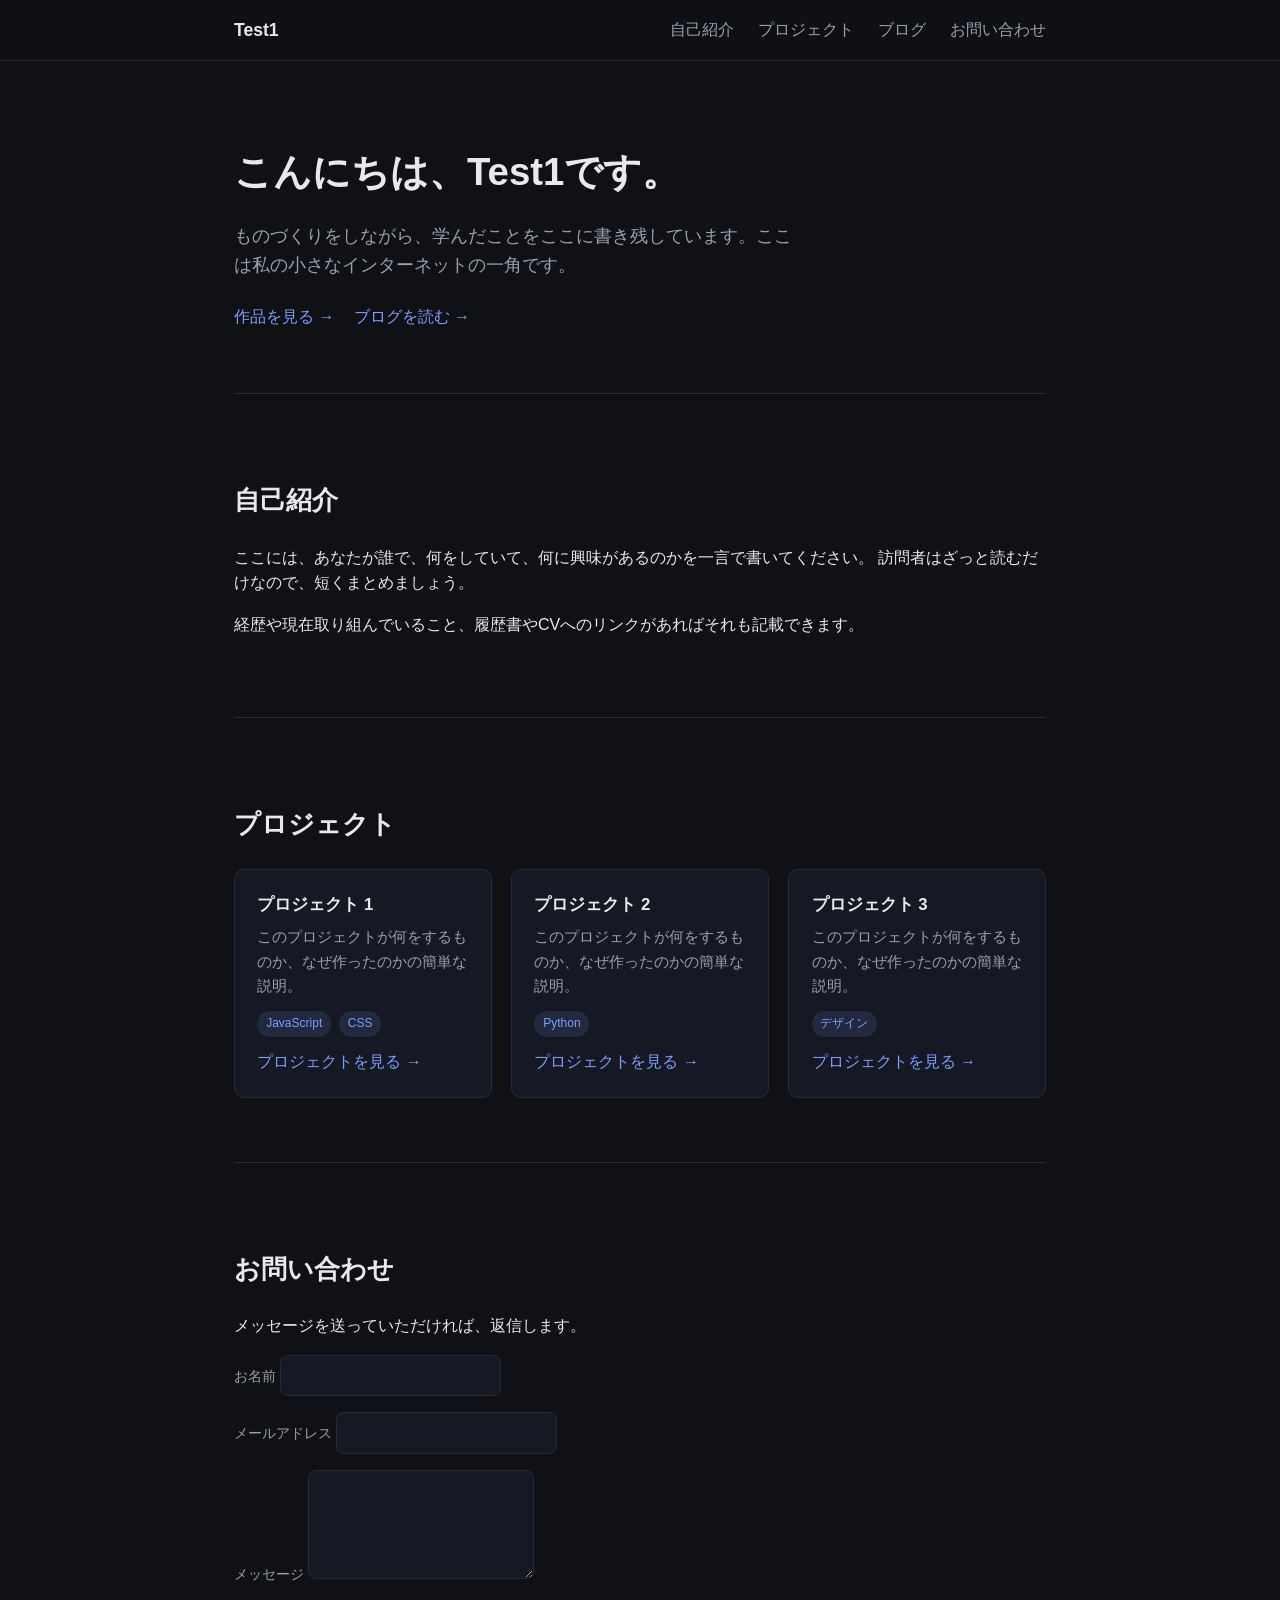
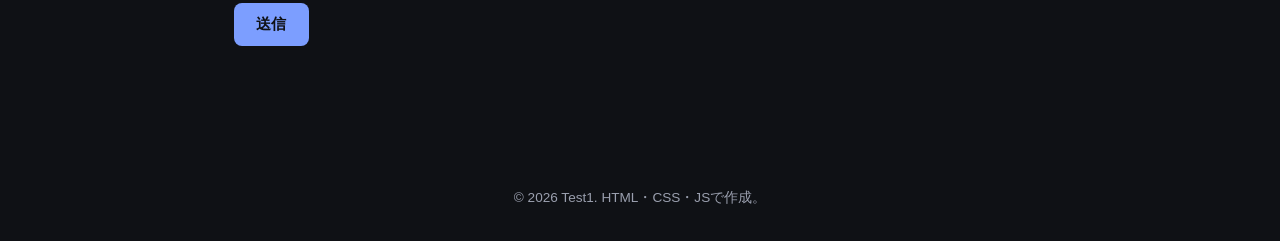
<file: index.html>
<!DOCTYPE html>
<html lang="ja">
<head>
<meta charset="UTF-8">
<meta name="viewport" content="width=device-width, initial-scale=1.0">
<title>Test1</title>
<link rel="stylesheet" href="style.css">
</head>
<body>

<header>
  <nav>
    <a class="brand" href="#top">Test1</a>
    <ul>
      <li><a href="#about">自己紹介</a></li>
      <li><a href="#projects">プロジェクト</a></li>
      <li><a href="blog.html">ブログ</a></li>
      <li><a href="#contact">お問い合わせ</a></li>
    </ul>
  </nav>
</header>

<main id="top">

  <section class="hero">
    <h1>こんにちは、Test1です。</h1>
    <p>ものづくりをしながら、学んだことをここに書き残しています。ここは私の小さなインターネットの一角です。</p>
    <div class="links">
      <a href="#projects">作品を見る &rarr;</a>
      <a href="blog.html">ブログを読む &rarr;</a>
    </div>
  </section>

  <section id="about">
    <h2>自己紹介</h2>
    <p>
      ここには、あなたが誰で、何をしていて、何に興味があるのかを一言で書いてください。
      訪問者はざっと読むだけなので、短くまとめましょう。
    </p>
    <p>
      経歴や現在取り組んでいること、履歴書やCVへのリンクがあればそれも記載できます。
    </p>
  </section>

  <section id="projects">
    <h2>プロジェクト</h2>
    <div class="card-grid">
      <div class="card">
        <h3>プロジェクト 1</h3>
        <p>このプロジェクトが何をするものか、なぜ作ったのかの簡単な説明。</p>
        <div class="tags">
          <span class="tag">JavaScript</span>
          <span class="tag">CSS</span>
        </div>
        <a href="#">プロジェクトを見る &rarr;</a>
      </div>
      <div class="card">
        <h3>プロジェクト 2</h3>
        <p>このプロジェクトが何をするものか、なぜ作ったのかの簡単な説明。</p>
        <div class="tags">
          <span class="tag">Python</span>
        </div>
        <a href="#">プロジェクトを見る &rarr;</a>
      </div>
      <div class="card">
        <h3>プロジェクト 3</h3>
        <p>このプロジェクトが何をするものか、なぜ作ったのかの簡単な説明。</p>
        <div class="tags">
          <span class="tag">デザイン</span>
        </div>
        <a href="#">プロジェクトを見る &rarr;</a>
      </div>
    </div>
  </section>

  <section id="contact">
    <h2>お問い合わせ</h2>
    <p>メッセージを送っていただければ、返信します。</p>
    <form id="contact-form">
      <div>
        <label for="name">お名前</label>
        <input type="text" id="name" name="name" required>
      </div>
      <div>
        <label for="email">メールアドレス</label>
        <input type="email" id="email" name="email" required>
      </div>
      <div>
        <label for="message">メッセージ</label>
        <textarea id="message" name="message" rows="5" required></textarea>
      </div>
      <button type="submit">送信</button>
      <p id="form-status"></p>
    </form>
  </section>

</main>

<footer>
  &copy; 2026 Test1. HTML・CSS・JSで作成。
</footer>

<script src="script.js"></script>
</body>
</html>
</file>
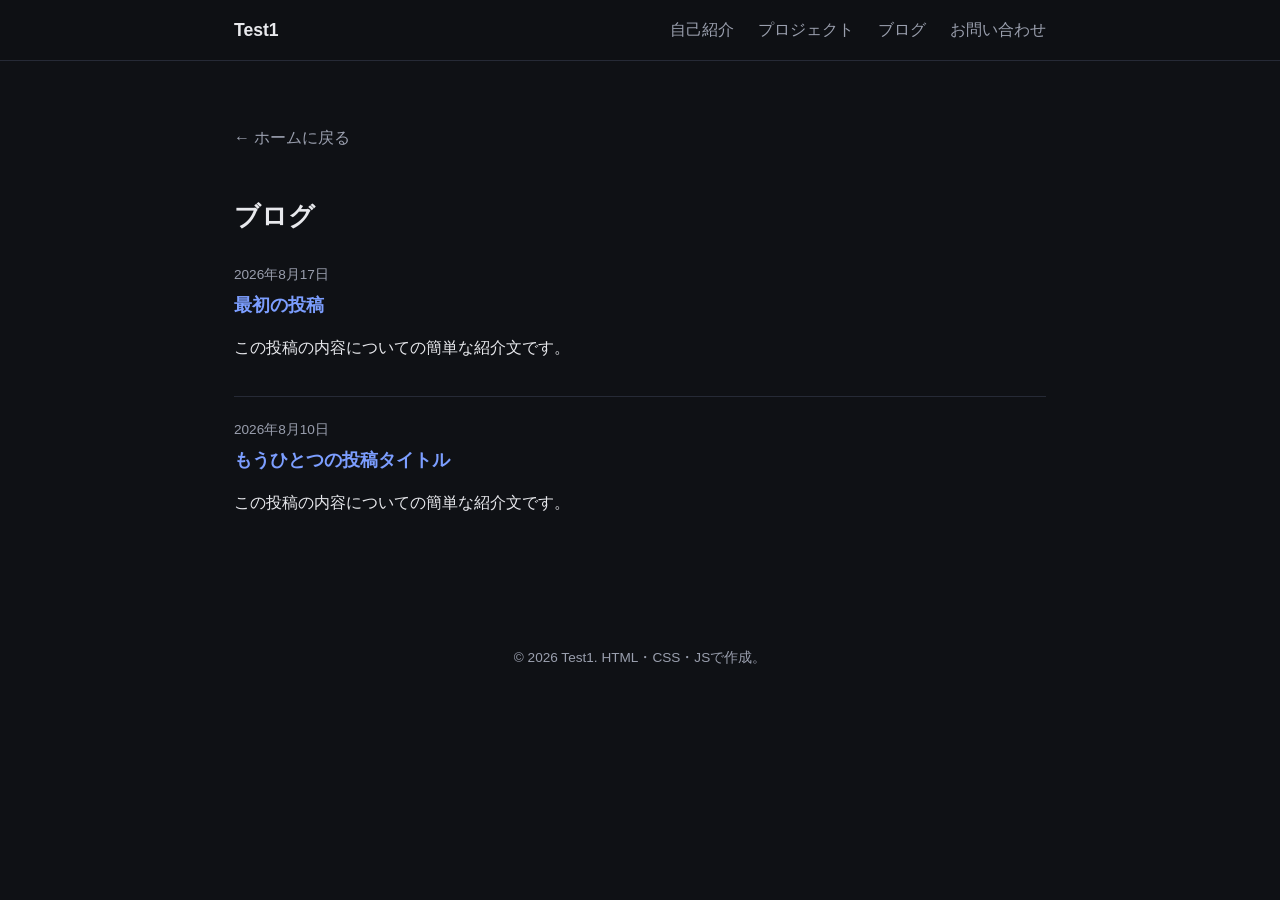
<file: blog.html>
<!DOCTYPE html>
<html lang="ja">
<head>
<meta charset="UTF-8">
<meta name="viewport" content="width=device-width, initial-scale=1.0">
<title>ブログ — Test1</title>
<link rel="stylesheet" href="style.css">
</head>
<body>

<header>
  <nav>
    <a class="brand" href="index.html">Test1</a>
    <ul>
      <li><a href="index.html#about">自己紹介</a></li>
      <li><a href="index.html#projects">プロジェクト</a></li>
      <li><a href="blog.html">ブログ</a></li>
      <li><a href="index.html#contact">お問い合わせ</a></li>
    </ul>
  </nav>
</header>

<main>
  <section>
    <a class="back-link" href="index.html">&larr; ホームに戻る</a>
    <h2>ブログ</h2>
    <div class="post-list">

      <div class="post-item">
        <span class="date">2026年8月17日</span>
        <h3><a href="posts/first-post.html">最初の投稿</a></h3>
        <p>この投稿の内容についての簡単な紹介文です。</p>
      </div>

      <div class="post-item">
        <span class="date">2026年8月10日</span>
        <h3><a href="posts/second-post.html">もうひとつの投稿タイトル</a></h3>
        <p>この投稿の内容についての簡単な紹介文です。</p>
      </div>

    </div>
  </section>
</main>

<footer>
  &copy; 2026 Test1. HTML・CSS・JSで作成。
</footer>

</body>
</html>
</file>
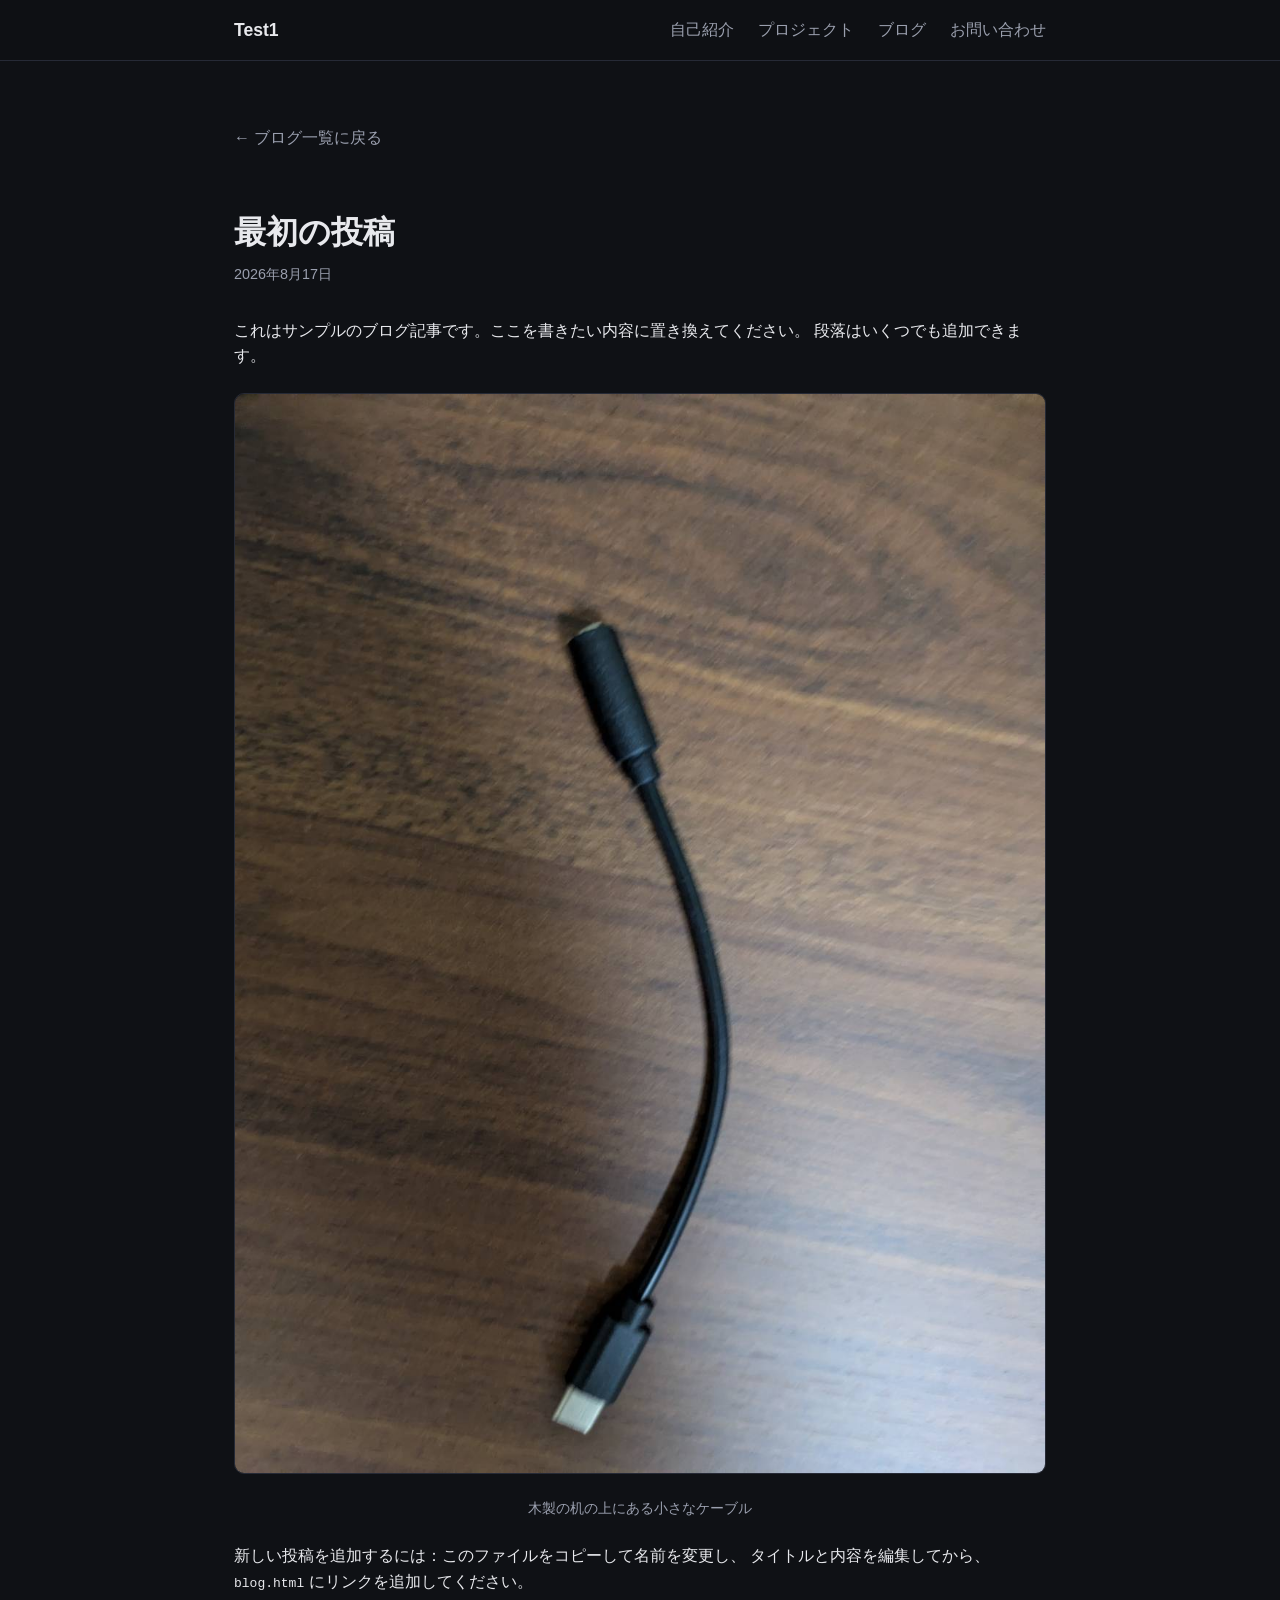
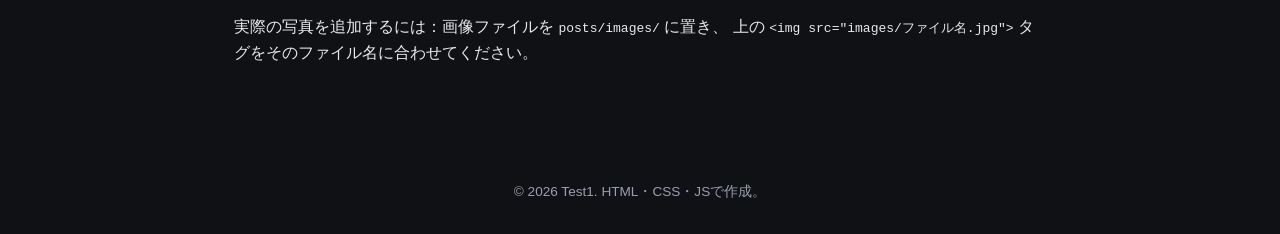
<file: posts/first-post.html>
<!DOCTYPE html>
<html lang="ja">
<head>
<meta charset="UTF-8">
<meta name="viewport" content="width=device-width, initial-scale=1.0">
<title>最初の投稿 — Test1</title>
<link rel="stylesheet" href="../style.css">
</head>
<body>

<header>
  <nav>
    <a class="brand" href="../index.html">Test1</a>
    <ul>
      <li><a href="../index.html#about">自己紹介</a></li>
      <li><a href="../index.html#projects">プロジェクト</a></li>
      <li><a href="../blog.html">ブログ</a></li>
      <li><a href="../index.html#contact">お問い合わせ</a></li>
    </ul>
  </nav>
</header>

<main>
  <section>
    <a class="back-link" href="../blog.html">&larr; ブログ一覧に戻る</a>
    <article class="post">
      <h1>最初の投稿</h1>
      <span class="date">2026年8月17日</span>
      <p>
        これはサンプルのブログ記事です。ここを書きたい内容に置き換えてください。
        段落はいくつでも追加できます。
      </p>

      <figure>
        <img src="images/25009.jpg" alt="木製の机の上にある小さなケーブル">
        <figcaption>木製の机の上にある小さなケーブル</figcaption>
      </figure>

      <p>
        新しい投稿を追加するには：このファイルをコピーして名前を変更し、
        タイトルと内容を編集してから、<code>blog.html</code> にリンクを追加してください。
      </p>
      <p>
        実際の写真を追加するには：画像ファイルを <code>posts/images/</code> に置き、
        上の <code>&lt;img src="images/ファイル名.jpg"&gt;</code> タグをそのファイル名に合わせてください。
      </p>
    </article>
  </section>
</main>

<footer>
  &copy; 2026 Test1. HTML・CSS・JSで作成。
</footer>

</body>
</html>
</file>
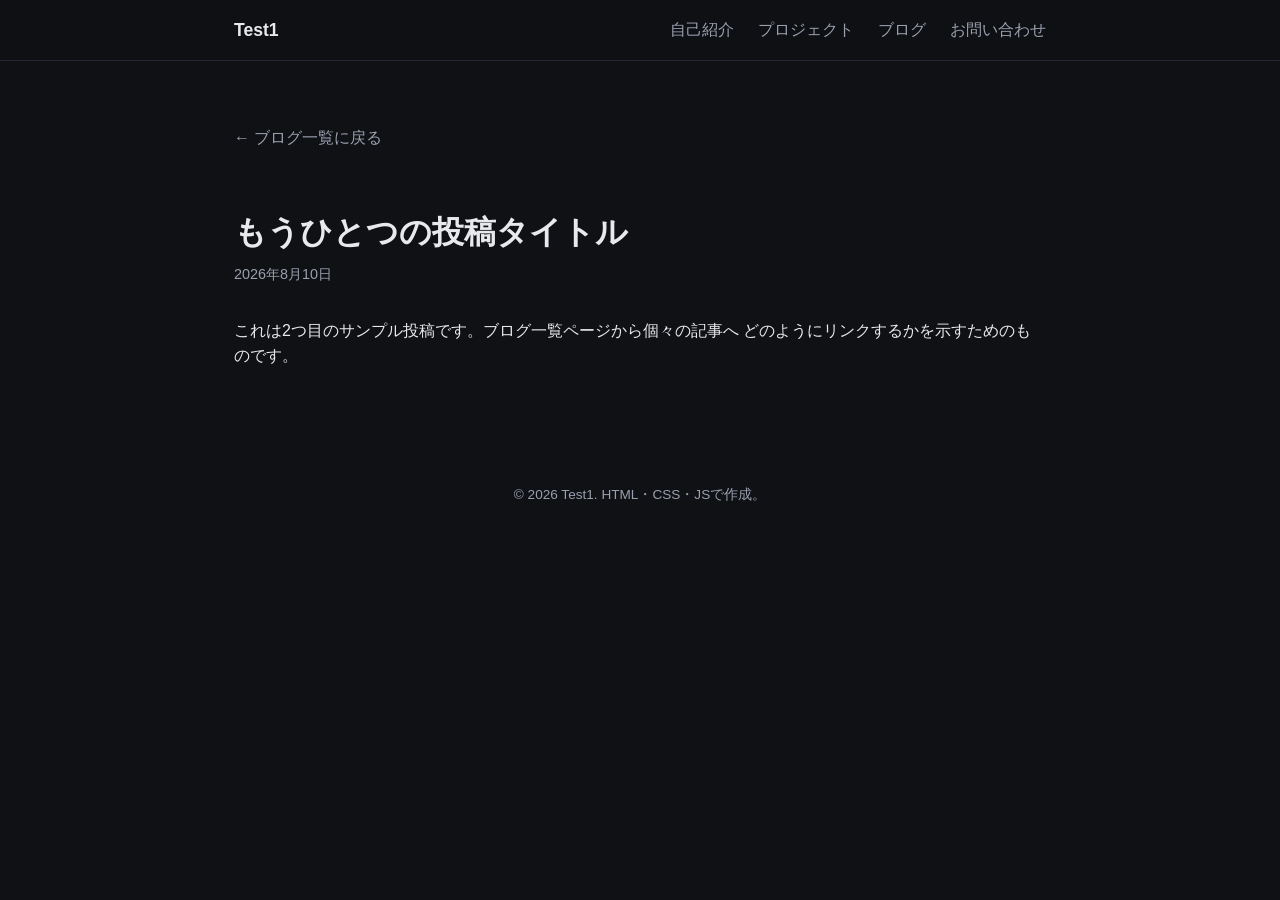
<file: posts/second-post.html>
<!DOCTYPE html>
<html lang="ja">
<head>
<meta charset="UTF-8">
<meta name="viewport" content="width=device-width, initial-scale=1.0">
<title>もうひとつの投稿タイトル — Test1</title>
<link rel="stylesheet" href="../style.css">
</head>
<body>

<header>
  <nav>
    <a class="brand" href="../index.html">Test1</a>
    <ul>
      <li><a href="../index.html#about">自己紹介</a></li>
      <li><a href="../index.html#projects">プロジェクト</a></li>
      <li><a href="../blog.html">ブログ</a></li>
      <li><a href="../index.html#contact">お問い合わせ</a></li>
    </ul>
  </nav>
</header>

<main>
  <section>
    <a class="back-link" href="../blog.html">&larr; ブログ一覧に戻る</a>
    <article class="post">
      <h1>もうひとつの投稿タイトル</h1>
      <span class="date">2026年8月10日</span>
      <p>
        これは2つ目のサンプル投稿です。ブログ一覧ページから個々の記事へ
        どのようにリンクするかを示すためのものです。
      </p>
    </article>
  </section>
</main>

<footer>
  &copy; 2026 Test1. HTML・CSS・JSで作成。
</footer>

</body>
</html>
</file>
<file: style.css>
:root {
  --bg: #0f1115;
  --bg-alt: #161923;
  --text: #e8e9ed;
  --text-dim: #9a9fae;
  --accent: #7c9eff;
  --border: #262a36;
  --max-width: 860px;
}

* { box-sizing: border-box; }

html { scroll-behavior: smooth; }

body {
  margin: 0;
  background: var(--bg);
  color: var(--text);
  font-family: -apple-system, BlinkMacSystemFont, "Segoe UI", Roboto, Helvetica, Arial, sans-serif;
  line-height: 1.6;
}

a { color: var(--accent); text-decoration: none; }
a:hover { text-decoration: underline; }

header {
  position: sticky;
  top: 0;
  z-index: 10;
  background: rgba(15, 17, 21, 0.9);
  backdrop-filter: blur(8px);
  border-bottom: 1px solid var(--border);
}

nav {
  max-width: var(--max-width);
  margin: 0 auto;
  display: flex;
  align-items: center;
  justify-content: space-between;
  padding: 1rem 1.5rem;
}

nav .brand {
  font-weight: 700;
  font-size: 1.1rem;
  color: var(--text);
}

nav ul {
  list-style: none;
  display: flex;
  gap: 1.5rem;
  margin: 0;
  padding: 0;
}

nav a {
  color: var(--text-dim);
  font-weight: 500;
}

nav a:hover { color: var(--text); text-decoration: none; }

main {
  max-width: var(--max-width);
  margin: 0 auto;
  padding: 0 1.5rem;
}

section {
  padding: 4rem 0;
  border-bottom: 1px solid var(--border);
}

section:last-of-type { border-bottom: none; }

.hero {
  padding: 5rem 0 4rem;
  text-align: left;
}

.hero h1 {
  font-size: 2.4rem;
  margin: 0 0 0.5rem;
}

.hero p {
  color: var(--text-dim);
  font-size: 1.15rem;
  max-width: 560px;
}

.hero .links {
  margin-top: 1.5rem;
  display: flex;
  gap: 1.2rem;
}

h2 {
  font-size: 1.6rem;
  margin-bottom: 1.5rem;
}

.card-grid {
  display: grid;
  grid-template-columns: repeat(auto-fit, minmax(240px, 1fr));
  gap: 1.2rem;
}

.card {
  background: var(--bg-alt);
  border: 1px solid var(--border);
  border-radius: 10px;
  padding: 1.4rem;
}

.card h3 {
  margin: 0 0 0.4rem;
  font-size: 1.05rem;
}

.card p {
  color: var(--text-dim);
  font-size: 0.95rem;
  margin: 0 0 0.8rem;
}

.card .tags {
  display: flex;
  gap: 0.5rem;
  flex-wrap: wrap;
  margin-bottom: 0.8rem;
}

.tag {
  font-size: 0.75rem;
  color: var(--accent);
  background: rgba(124, 158, 255, 0.12);
  padding: 0.2rem 0.55rem;
  border-radius: 999px;
}

.post-list {
  display: flex;
  flex-direction: column;
  gap: 1.2rem;
}

.post-item {
  padding-bottom: 1.2rem;
  border-bottom: 1px solid var(--border);
}

.post-item:last-child { border-bottom: none; }

.post-item .date {
  color: var(--text-dim);
  font-size: 0.85rem;
}

.post-item h3 {
  margin: 0.2rem 0 0.3rem;
  font-size: 1.15rem;
}

form {
  display: flex;
  flex-direction: column;
  gap: 1rem;
  max-width: 480px;
}

label {
  font-size: 0.9rem;
  color: var(--text-dim);
}

input, textarea {
  background: var(--bg-alt);
  border: 1px solid var(--border);
  border-radius: 8px;
  padding: 0.7rem 0.9rem;
  color: var(--text);
  font-family: inherit;
  font-size: 0.95rem;
}

input:focus, textarea:focus {
  outline: none;
  border-color: var(--accent);
}

button {
  align-self: flex-start;
  background: var(--accent);
  color: #0f1115;
  border: none;
  border-radius: 8px;
  padding: 0.7rem 1.4rem;
  font-weight: 600;
  font-size: 0.95rem;
  cursor: pointer;
}

button:hover { opacity: 0.9; }

#form-status {
  font-size: 0.9rem;
  color: var(--text-dim);
}

footer {
  text-align: center;
  padding: 2rem 1.5rem;
  color: var(--text-dim);
  font-size: 0.85rem;
}

.back-link {
  display: inline-block;
  margin-bottom: 1.5rem;
  color: var(--text-dim);
}

article.post h1 {
  font-size: 2rem;
  margin-bottom: 0.3rem;
}

article.post .date {
  color: var(--text-dim);
  font-size: 0.9rem;
  margin-bottom: 2rem;
  display: block;
}

article.post p {
  margin-bottom: 1.2rem;
}

article.post img {
  max-width: 100%;
  height: auto;
  border-radius: 10px;
  border: 1px solid var(--border);
  display: block;
  margin: 1.5rem 0;
}

article.post figure {
  margin: 1.5rem 0;
}

article.post figcaption {
  color: var(--text-dim);
  font-size: 0.85rem;
  margin-top: 0.5rem;
  text-align: center;
}
</file>
